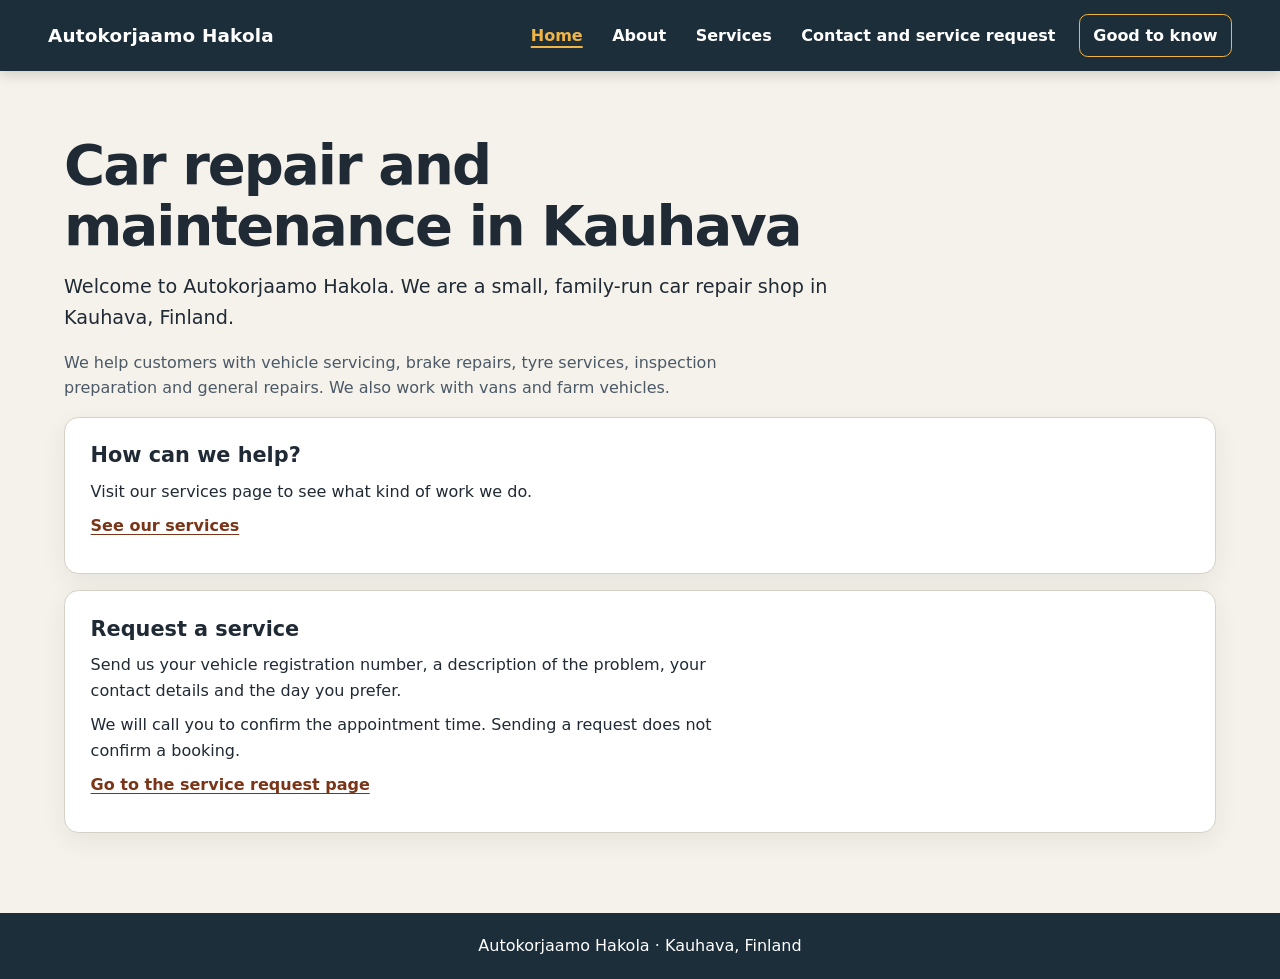
<file: index.html>
<!DOCTYPE html>
<html lang="en">
<head>
    <meta charset="UTF-8">
    <meta name="viewport" content="width=device-width, initial-scale=1.0">
    <link rel="stylesheet" href="style.css">
    <script src="script.js" defer></script>
    <title>Autokorjaamo Hakola | Home</title>
</head>
<body>
    <header>
        <p><strong>Autokorjaamo Hakola</strong></p>
        <nav aria-label="Main navigation">
            <ul>
                <li><a href="index.html" aria-current="page">Home</a></li>
                <li><a href="about.html">About</a></li>
                <li><a href="listing.html">Services</a></li>
                <li><a href="contact.html">Contact and service request</a></li>
            </ul>
            <div class="info-controls">
                <button class="info-button" id="info-button" type="button" popovertarget="info-menu">
                    Good to know
                </button>
                <div class="info-menu" id="info-menu" popover>
                    <p><strong>Useful information</strong></p>
                    <ul>
                        <li><a href="listing.html">See our services</a></li>
                        <li><a href="contact.html#service-request-form">Make a service request</a></li>
                        <li><a href="about.html">About the workshop</a></li>
                    </ul>
                </div>
            </div>
        </nav>
    </header>

    <main>
        <h1>Car repair and maintenance in Kauhava</h1>
        <p>Welcome to Autokorjaamo Hakola. We are a small, family-run car repair shop in Kauhava, Finland.</p>
        <p>We help customers with vehicle servicing, brake repairs, tyre services, inspection preparation and general repairs. We also work with vans and farm vehicles.</p>

        <section>
            <h2>How can we help?</h2>
            <p>Visit our services page to see what kind of work we do.</p>
            <p><a href="listing.html">See our services</a></p>
        </section>

        <section>
            <h2>Request a service</h2>
            <p>Send us your vehicle registration number, a description of the problem, your contact details and the day you prefer.</p>
            <p>We will call you to confirm the appointment time. Sending a request does not confirm a booking.</p>
            <p><a href="contact.html">Go to the service request page</a></p>
        </section>
    </main>

    <footer>
        <p>Autokorjaamo Hakola · Kauhava, Finland</p>
    </footer>
</body>
</html>
</file>
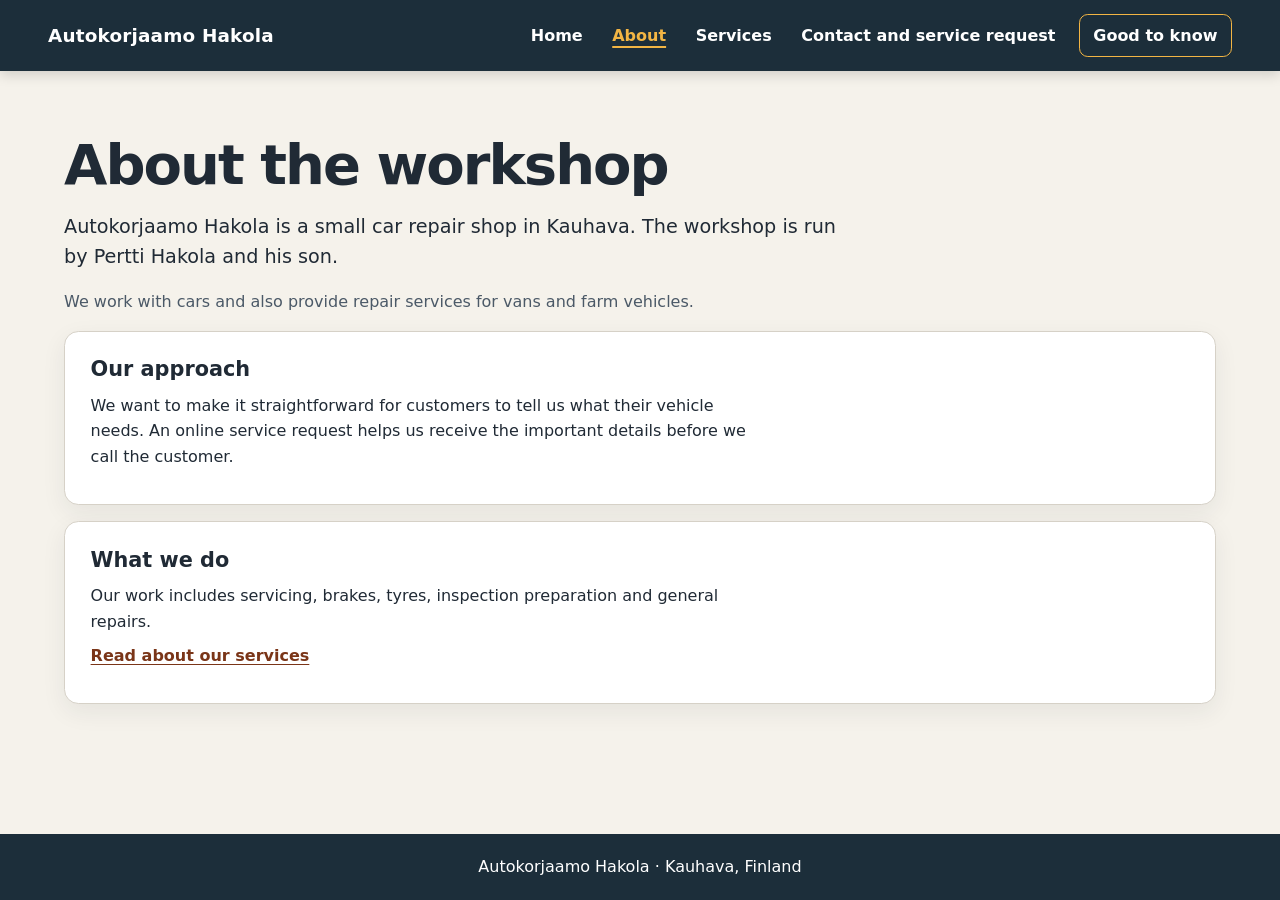
<file: about.html>
<!DOCTYPE html>
<html lang="en">
<head>
    <meta charset="UTF-8">
    <meta name="viewport" content="width=device-width, initial-scale=1.0">
    <link rel="stylesheet" href="style.css">
    <script src="script.js" defer></script>
    <title>Autokorjaamo Hakola | About</title>
</head>
<body>
    <header>
        <p><strong>Autokorjaamo Hakola</strong></p>
        <nav aria-label="Main navigation">
            <ul>
                <li><a href="index.html">Home</a></li>
                <li><a href="about.html" aria-current="page">About</a></li>
                <li><a href="listing.html">Services</a></li>
                <li><a href="contact.html">Contact and service request</a></li>
            </ul>
            <div class="info-controls">
                <button class="info-button" id="info-button" type="button" popovertarget="info-menu">
                    Good to know
                </button>
                <div class="info-menu" id="info-menu" popover>
                    <p><strong>Useful information</strong></p>
                    <ul>
                        <li><a href="listing.html">See our services</a></li>
                        <li><a href="contact.html#service-request-form">Make a service request</a></li>
                        <li><a href="about.html">About the workshop</a></li>
                    </ul>
                </div>
            </div>
        </nav>
    </header>

    <main>
        <h1>About the workshop</h1>
        <p>Autokorjaamo Hakola is a small car repair shop in Kauhava. The workshop is run by Pertti Hakola and his son.</p>
        <p>We work with cars and also provide repair services for vans and farm vehicles.</p>

        <section>
            <h2>Our approach</h2>
            <p>We want to make it straightforward for customers to tell us what their vehicle needs. An online service request helps us receive the important details before we call the customer.</p>
        </section>

        <section>
            <h2>What we do</h2>
            <p>Our work includes servicing, brakes, tyres, inspection preparation and general repairs.</p>
            <p><a href="listing.html">Read about our services</a></p>
        </section>
    </main>

    <footer>
        <p>Autokorjaamo Hakola · Kauhava, Finland</p>
    </footer>
</body>
</html>
</file>
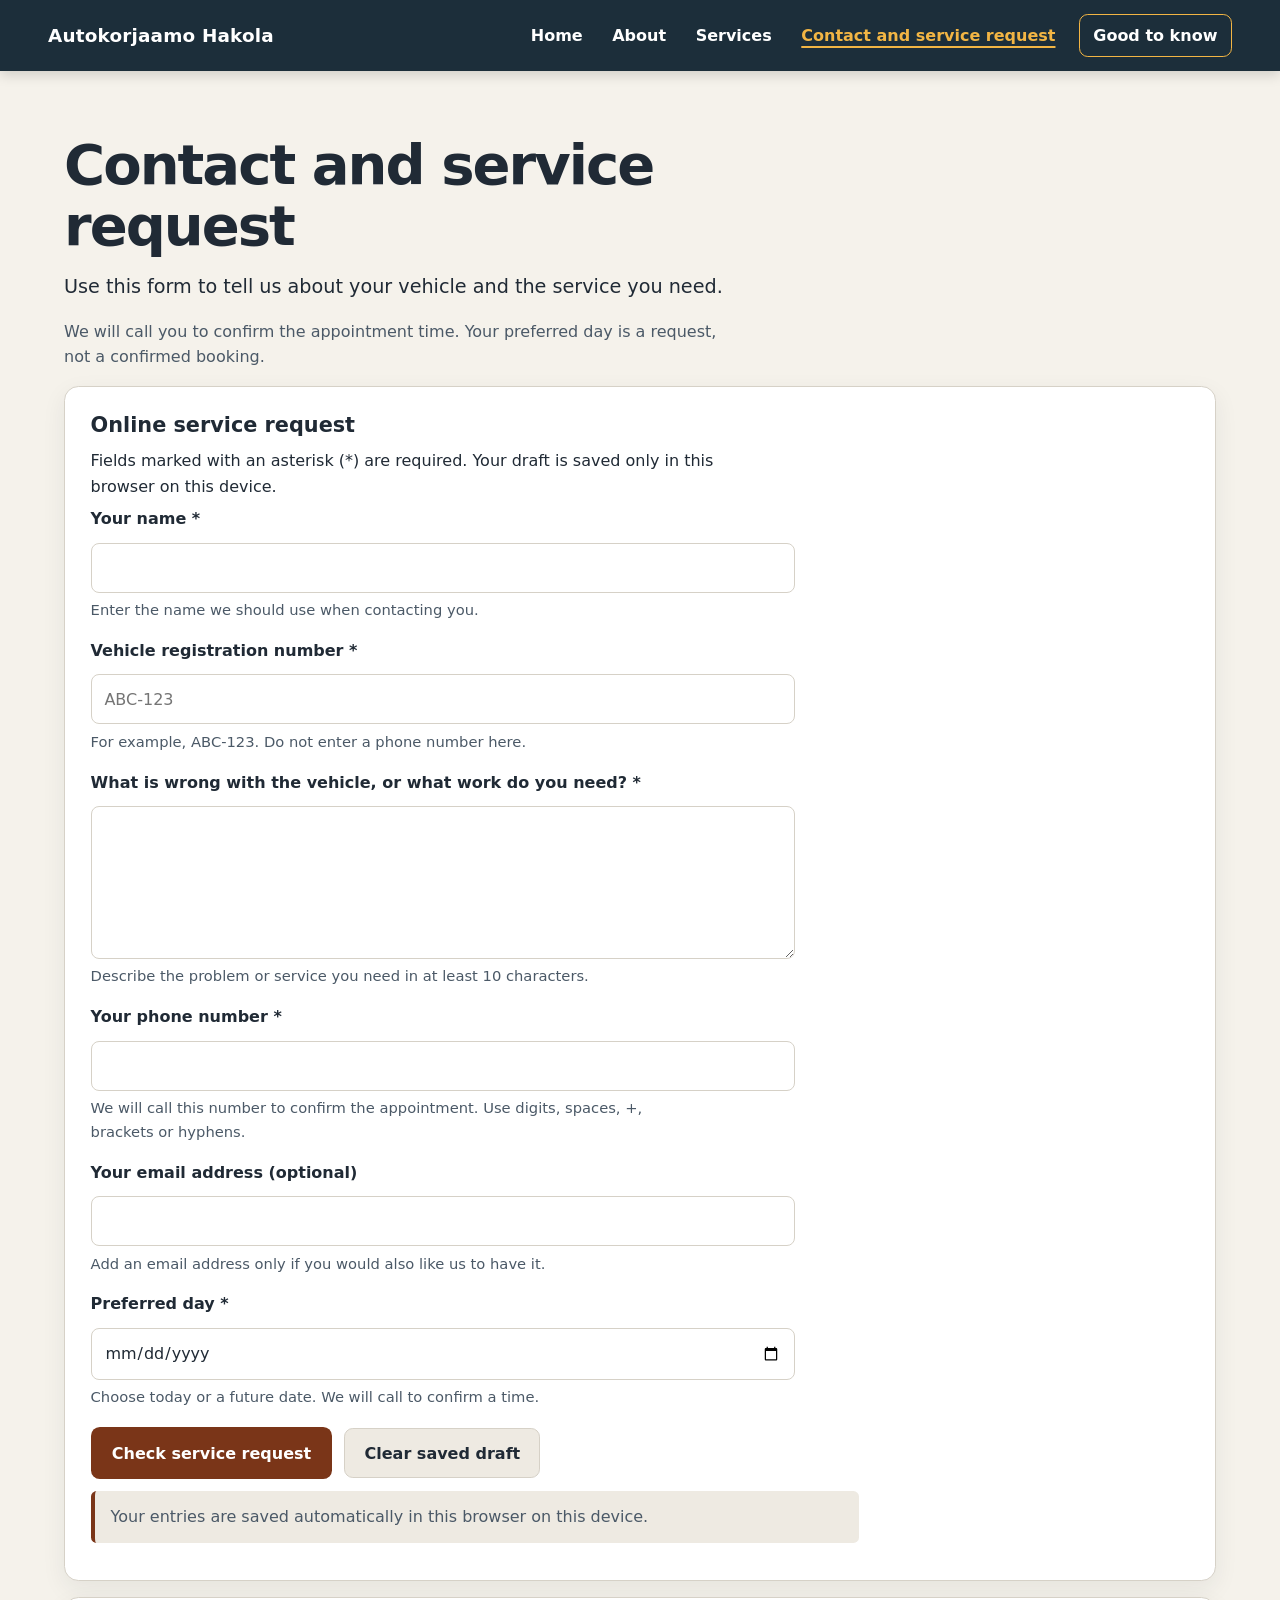
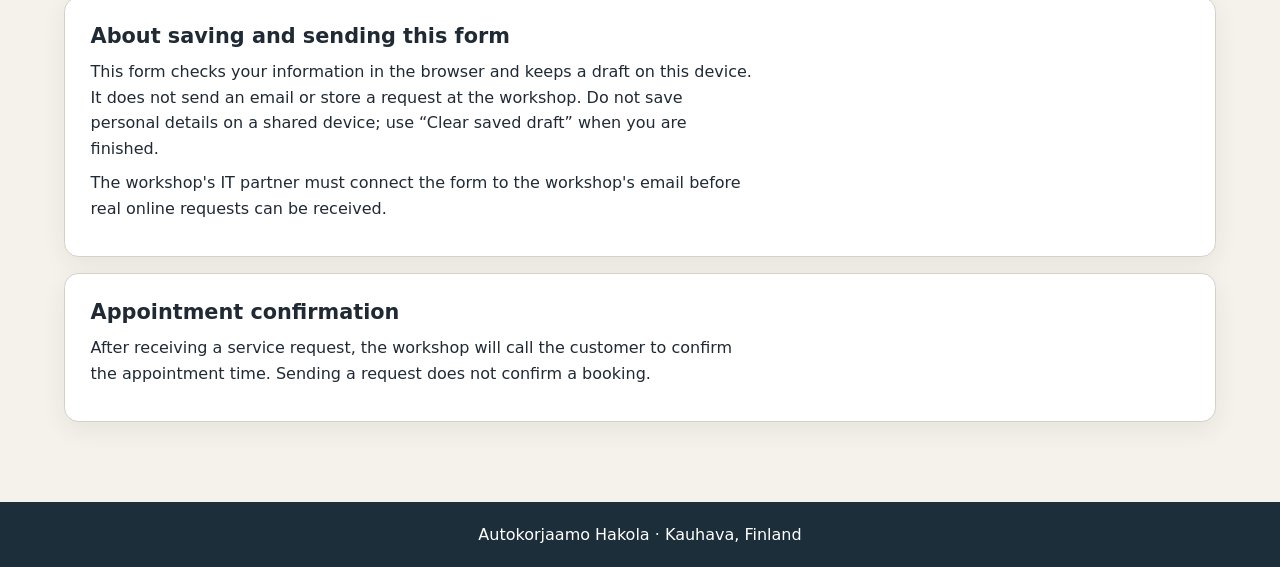
<file: contact.html>
<!DOCTYPE html>
<html lang="en">
<head>
    <meta charset="UTF-8">
    <meta name="viewport" content="width=device-width, initial-scale=1.0">
    <link rel="stylesheet" href="style.css">
    <script src="script.js" defer></script>
    <title>Autokorjaamo Hakola | Contact and service request</title>
</head>
<body>
    <header>
        <p><strong>Autokorjaamo Hakola</strong></p>
        <nav aria-label="Main navigation">
            <ul>
                <li><a href="index.html">Home</a></li>
                <li><a href="about.html">About</a></li>
                <li><a href="listing.html">Services</a></li>
                <li><a href="contact.html" aria-current="page">Contact and service request</a></li>
            </ul>
            <div class="info-controls">
                <button class="info-button" id="info-button" type="button" popovertarget="info-menu">
                    Good to know
                </button>
                <div class="info-menu" id="info-menu" popover>
                    <p><strong>Useful information</strong></p>
                    <ul>
                        <li><a href="listing.html">See our services</a></li>
                        <li><a href="contact.html#service-request-form">Make a service request</a></li>
                        <li><a href="about.html">About the workshop</a></li>
                    </ul>
                </div>
            </div>
        </nav>
    </header>

    <main>
        <h1>Contact and service request</h1>
        <p>Use this form to tell us about your vehicle and the service you need.</p>
        <p>We will call you to confirm the appointment time. Your preferred day is a request, not a confirmed booking.</p>

        <section>
            <h2>Online service request</h2>
            <p>Fields marked with an asterisk (*) are required. Your draft is saved only in this browser on this device.</p>
            <form id="service-request-form" novalidate>
                <div class="form-field">
                    <label for="customer-name">Your name *</label>
                    <input type="text" id="customer-name" name="customer-name"
                        autocomplete="name" required
                        aria-describedby="customer-name-hint customer-name-error">
                    <p class="field-hint" id="customer-name-hint">Enter the name we should use when contacting you.</p>
                    <p class="form-error" id="customer-name-error"></p>
                </div>

                <div class="form-field">
                    <label for="registration">Vehicle registration number *</label>
                    <input type="text" id="registration" name="registration"
                        placeholder="ABC-123" pattern="[A-Za-z]{2,3}-?[0-9]{1,3}"
                        minlength="5" maxlength="7" autocomplete="off" required
                        aria-describedby="registration-hint registration-error">
                    <p class="field-hint" id="registration-hint">For example, ABC-123. Do not enter a phone number here.</p>
                    <p class="form-error" id="registration-error"></p>
                </div>

                <div class="form-field">
                    <label for="problem">What is wrong with the vehicle, or what work do you need? *</label>
                    <textarea id="problem" name="problem" rows="5" minlength="10"
                        required aria-describedby="problem-hint problem-error"></textarea>
                    <p class="field-hint" id="problem-hint">Describe the problem or service you need in at least 10 characters.</p>
                    <p class="form-error" id="problem-error"></p>
                </div>

                <div class="form-field">
                    <label for="phone">Your phone number *</label>
                    <input type="tel" id="phone" name="phone" autocomplete="tel"
                        minlength="6" maxlength="20" pattern="[0-9+() -]{6,20}" required
                        aria-describedby="phone-hint phone-error">
                    <p class="field-hint" id="phone-hint">We will call this number to confirm the appointment. Use digits, spaces, +, brackets or hyphens.</p>
                    <p class="form-error" id="phone-error"></p>
                </div>

                <div class="form-field">
                    <label for="email">Your email address (optional)</label>
                    <input type="email" id="email" name="email" autocomplete="email"
                        aria-describedby="email-hint email-error">
                    <p class="field-hint" id="email-hint">Add an email address only if you would also like us to have it.</p>
                    <p class="form-error" id="email-error"></p>
                </div>

                <div class="form-field">
                    <label for="preferred-day">Preferred day *</label>
                    <input type="date" id="preferred-day" name="preferred-day" required
                        aria-describedby="preferred-day-hint preferred-day-error">
                    <p class="field-hint" id="preferred-day-hint">Choose today or a future date. We will call to confirm a time.</p>
                    <p class="form-error" id="preferred-day-error"></p>
                </div>

                <div class="form-actions">
                    <button type="submit">Check service request</button>
                    <button class="button-secondary" id="clear-draft" type="button">Clear saved draft</button>
                </div>
            </form>
            <p class="draft-status" id="draft-status" role="status" aria-live="polite"></p>
            <p id="form-status" class="form-status" role="status" aria-live="polite"></p>
        </section>

        <section>
            <h2>About saving and sending this form</h2>
            <p>This form checks your information in the browser and keeps a draft on this device. It does not send an email or store a request at the workshop. Do not save personal details on a shared device; use “Clear saved draft” when you are finished.</p>
            <p>The workshop's IT partner must connect the form to the workshop's email before real online requests can be received.</p>
        </section>

        <section>
            <h2>Appointment confirmation</h2>
            <p>After receiving a service request, the workshop will call the customer to confirm the appointment time. Sending a request does not confirm a booking.</p>
        </section>
    </main>

    <footer>
        <p>Autokorjaamo Hakola · Kauhava, Finland</p>
    </footer>
</body>
</html>
</file>
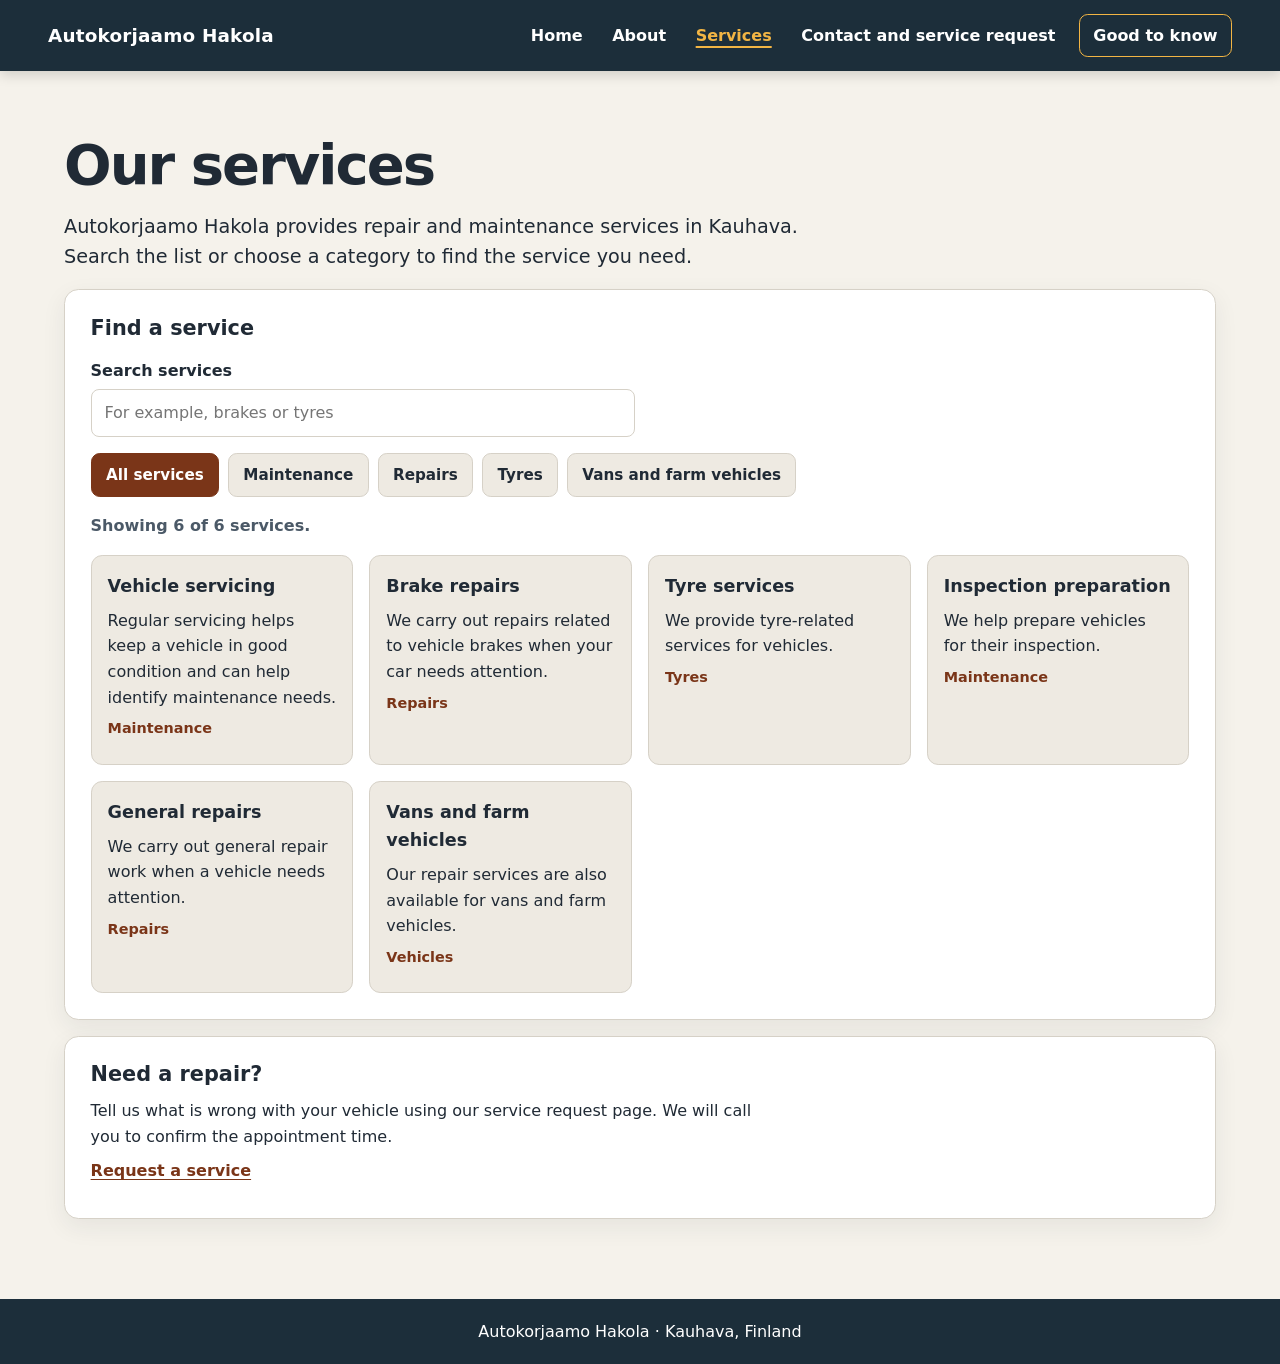
<file: listing.html>
<!DOCTYPE html>
<html lang="en">
<head>
    <meta charset="UTF-8">
    <meta name="viewport" content="width=device-width, initial-scale=1.0">
    <link rel="stylesheet" href="style.css">
    <script src="script.js" defer></script>
    <title>Autokorjaamo Hakola | Services</title>
</head>
<body>
    <header>
        <p><strong>Autokorjaamo Hakola</strong></p>
        <nav aria-label="Main navigation">
            <ul>
                <li><a href="index.html">Home</a></li>
                <li><a href="about.html">About</a></li>
                <li><a href="listing.html" aria-current="page">Services</a></li>
                <li><a href="contact.html">Contact and service request</a></li>
            </ul>
            <div class="info-controls">
                <button class="info-button" id="info-button" type="button" popovertarget="info-menu">
                    Good to know
                </button>
                <div class="info-menu" id="info-menu" popover>
                    <p><strong>Useful information</strong></p>
                    <ul>
                        <li><a href="listing.html">See our services</a></li>
                        <li><a href="contact.html#service-request-form">Make a service request</a></li>
                        <li><a href="about.html">About the workshop</a></li>
                    </ul>
                </div>
            </div>
        </nav>
    </header>

    <main>
        <h1>Our services</h1>
        <p>Autokorjaamo Hakola provides repair and maintenance services in Kauhava. Search the list or choose a category to find the service you need.</p>

        <section class="listing-section" aria-labelledby="services-heading">
            <h2 id="services-heading">Find a service</h2>

            <div class="listing-tools">
                <div class="search-field">
                    <label for="service-search">Search services</label>
                    <input type="search" id="service-search" name="service-search"
                        placeholder="For example, brakes or tyres" autocomplete="off">
                </div>

                <div class="filter-group" id="service-filters" aria-label="Filter services by category">
                    <button type="button" data-filter="all" aria-pressed="true">All services</button>
                    <button type="button" data-filter="maintenance" aria-pressed="false">Maintenance</button>
                    <button type="button" data-filter="repairs" aria-pressed="false">Repairs</button>
                    <button type="button" data-filter="tyres" aria-pressed="false">Tyres</button>
                    <button type="button" data-filter="vehicles" aria-pressed="false">Vans and farm vehicles</button>
                </div>
            </div>

            <p class="listing-status" id="service-status" role="status" aria-live="polite"></p>

            <div class="service-list" id="service-list">
                <article class="service-card" data-category="maintenance">
                    <h3>Vehicle servicing</h3>
                    <p>Regular servicing helps keep a vehicle in good condition and can help identify maintenance needs.</p>
                    <p class="service-category">Maintenance</p>
                </article>

                <article class="service-card" data-category="repairs">
                    <h3>Brake repairs</h3>
                    <p>We carry out repairs related to vehicle brakes when your car needs attention.</p>
                    <p class="service-category">Repairs</p>
                </article>

                <article class="service-card" data-category="tyres">
                    <h3>Tyre services</h3>
                    <p>We provide tyre-related services for vehicles.</p>
                    <p class="service-category">Tyres</p>
                </article>

                <article class="service-card" data-category="maintenance">
                    <h3>Inspection preparation</h3>
                    <p>We help prepare vehicles for their inspection.</p>
                    <p class="service-category">Maintenance</p>
                </article>

                <article class="service-card" data-category="repairs">
                    <h3>General repairs</h3>
                    <p>We carry out general repair work when a vehicle needs attention.</p>
                    <p class="service-category">Repairs</p>
                </article>

                <article class="service-card" data-category="vehicles">
                    <h3>Vans and farm vehicles</h3>
                    <p>Our repair services are also available for vans and farm vehicles.</p>
                    <p class="service-category">Vehicles</p>
                </article>
            </div>
        </section>

        <section>
            <h2>Need a repair?</h2>
            <p>Tell us what is wrong with your vehicle using our service request page. We will call you to confirm the appointment time.</p>
            <p><a href="contact.html">Request a service</a></p>
        </section>
    </main>

    <footer>
        <p>Autokorjaamo Hakola · Kauhava, Finland</p>
    </footer>
</body>
</html>
</file>
<file: style.css>
/* Autokorjaamo Hakola - shared E2 stylesheet
   Mobile-first layout using the CSS topics from Lectures 3 and 4. */

:root {
    color-scheme: light;

    /* Colour tokens */
    --page-bg: #F5F2EB;
    --surface: #FFFFFF;
    --surface-muted: #EEEAE2;
    --text: #202A35;
    --text-muted: #4B5967;
    --brand: #7A3518;
    --border: #D6D1C7;
    --nav-bg: #1C2E3A;
    --nav-text: #FFFFFF;
    --nav-accent: #F2B544;
    --button-text: #FFFFFF;
    --field-bg: #FFFFFF;
    --focus: #145A72;
    --nav-focus: #F2B544;
    --shadow: 0 0.5rem 1.5rem rgb(32 42 53 / 7%);

    /* Type and spacing tokens */
    --font-body: system-ui, -apple-system, BlinkMacSystemFont, "Segoe UI", sans-serif;
    --space-1: 0.5rem;
    --space-2: 1rem;
    --space-3: 1.5rem;
    --content-width: 72rem;
}

@media (prefers-color-scheme: dark) {
    :root {
        color-scheme: dark;

        --page-bg: #111A22;
        --surface: #1A2732;
        --surface-muted: #243541;
        --text: #F4F1EA;
        --text-muted: #BBC6CE;
        --brand: #F1A35B;
        --border: #52616D;
        --nav-bg: #0B141B;
        --nav-text: #F4F1EA;
        --nav-accent: #F1A35B;
        --button-text: #17212B;
        --field-bg: #14212C;
        --focus: #F2B544;
        --nav-focus: #F2B544;
        --shadow: none;
    }
}

/* Predictable box sizing and fluid defaults */
*,
*::before,
*::after {
    box-sizing: border-box;
}

html {
    min-width: 0;
    scroll-padding-top: 6rem;
}

body {
    min-width: 0;
    min-height: 100dvh;
    margin: 0;
    display: grid;
    grid-template-rows: auto 1fr auto;
    background: var(--page-bg);
    color: var(--text);
    font-family: var(--font-body);
    font-size: 1rem;
    line-height: 1.6;
    overflow-wrap: break-word;
}

img {
    max-width: 100%;
    height: auto;
}

/* Shared header and flexible navigation */
header {
    position: sticky;
    top: 0;
    z-index: 10;
    display: flex;
    flex-direction: column;
    align-items: flex-start;
    gap: var(--space-1);
    padding: 0.85rem clamp(1rem, 4vw, 3rem);
    background: var(--nav-bg);
    color: var(--nav-text);
    box-shadow: 0 0.25rem 0.75rem rgb(0 0 0 / 15%);
}

header > p {
    margin: 0;
    font-size: 1.15rem;
    font-weight: 750;
    letter-spacing: 0.01em;
}

header nav {
    min-width: 0;
    max-width: 100%;
}

header nav ul {
    display: flex;
    flex-wrap: wrap;
    gap: 0.25rem 0.45rem;
    margin: 0;
    padding: 0;
    list-style: none;
}

header nav a {
    display: inline-flex;
    min-height: 2.75rem;
    align-items: center;
    padding: 0.55rem 0.7rem;
    border-radius: 0.45rem;
    color: var(--nav-text);
    font-weight: 600;
    text-decoration: none;
    transition: background-color 0.15s ease, color 0.15s ease;
}

header nav a[aria-current="page"] {
    color: var(--nav-accent);
    text-decoration: underline;
    text-decoration-thickness: 0.14em;
    text-underline-offset: 0.3em;
}

@media (hover: hover) {
    header nav a:hover {
        background: rgb(255 255 255 / 13%);
    }

    button:hover {
        filter: brightness(0.94);
    }

    main a:hover {
        text-decoration-thickness: 0.14em;
    }
}

/* Main content */
main {
    width: min(var(--content-width), calc(100% - 2rem));
    min-width: 0;
    margin-inline: auto;
    padding-block: clamp(2rem, 5vw, 4rem);
}

main > h1 {
    max-width: 20ch;
    margin: 0 0 1rem;
    font-size: clamp(2rem, 6vw, 3.5rem);
    line-height: 1.08;
    letter-spacing: -0.035em;
}

main > p {
    max-width: 65ch;
    margin: 0 0 1rem;
    color: var(--text-muted);
}

main > h1 + p {
    color: var(--text);
    font-size: clamp(1.05rem, 2vw, 1.2rem);
}

main > section {
    min-width: 0;
    margin-block: 1rem;
    padding: clamp(1.1rem, 2.5vw, 1.6rem);
    border: 1px solid var(--border);
    border-radius: 0.9rem;
    background: var(--surface);
    box-shadow: var(--shadow);
}

main > section h2 {
    margin: 0 0 0.6rem;
    font-size: 1.3rem;
    line-height: 1.25;
}

main > section p {
    max-width: 65ch;
    margin-block: 0.55rem;
}

a {
    color: var(--brand);
    text-decoration-thickness: 0.08em;
    text-underline-offset: 0.18em;
}

main a {
    font-weight: 650;
}

button {
    min-height: 2.75rem;
    padding: 0.7rem 1.2rem;
    border: 2px solid transparent;
    border-radius: 0.55rem;
    background: var(--brand);
    color: var(--button-text);
    font: inherit;
    font-weight: 700;
    cursor: pointer;
    transition: filter 0.15s ease;
}

button:active {
    filter: brightness(0.88);
}

/* Service request form */
#service-request-form {
    display: grid;
    gap: 1rem;
    max-width: 44rem;
}

#service-request-form > p {
    min-width: 0;
    margin: 0;
}

#service-request-form br {
    display: none;
}

#service-request-form label {
    display: block;
    margin-bottom: 0.4rem;
    font-weight: 650;
    line-height: 1.4;
}

#service-request-form input,
#service-request-form textarea {
    display: block;
    width: 100%;
    max-width: 100%;
    min-height: 2.8rem;
    padding: 0.7rem 0.8rem;
    border: 1px solid var(--border);
    border-radius: 0.5rem;
    background: var(--field-bg);
    color: var(--text);
    font: inherit;
}

#service-request-form textarea {
    min-height: 9rem;
    resize: vertical;
}

#service-request-form button {
    width: fit-content;
    max-width: 100%;
}

#form-status {
    max-width: 44rem;
    line-height: 1.55;
}

#form-status:not(:empty) {
    padding: 1rem;
    border-left: 0.3rem solid var(--brand);
    border-radius: 0.4rem;
    background: var(--surface-muted);
}

/* Visible keyboard focus. The header uses a focus colour that contrasts
   with its dark background; other controls use the page focus colour. */
:where(a, button, input, textarea):focus-visible {
    outline: 3px solid var(--focus);
    outline-offset: 3px;
}

header nav a:focus-visible {
    outline-color: var(--nav-focus);
}

/* Footer stays at the bottom on short pages */
footer {
    padding: 1.25rem 1rem;
    background: var(--nav-bg);
    color: var(--nav-text);
    text-align: center;
}

footer p {
    margin: 0;
}

/* The services page has four or more sections: let cards fill available
   space and wrap naturally instead of fixing a number of columns. */
@media (min-width: 48rem) {
    header {
        flex-direction: row;
        align-items: center;
        justify-content: space-between;
        gap: 1.5rem;
    }

    header nav ul {
        justify-content: flex-end;
    }

    main:has(> section:nth-of-type(4)) {
        display: grid;
        grid-template-columns: repeat(auto-fit, minmax(min(100%, 17rem), 1fr));
        align-content: start;
        gap: 1rem;
    }

    main:has(> section:nth-of-type(4)) > h1,
    main:has(> section:nth-of-type(4)) > p:first-of-type {
        grid-column: 1 / -1;
    }

    main:has(> section:nth-of-type(4)) > section {
        margin: 0;
    }

    main:has(> section:nth-of-type(4)) > section:last-of-type {
        grid-column: 1 / -1;
    }
}

/* Stronger edges for users who request more contrast */
@media (prefers-contrast: more) {
    main > section,
    #service-request-form input,
    #service-request-form textarea {
        border-width: 2px;
    }

    a {
        text-decoration-thickness: 0.14em;
    }
}

/* Respect the operating system's reduced-motion preference */
@media (prefers-reduced-motion: reduce) {
    *,
    *::before,
    *::after {
        scroll-behavior: auto;
        animation: none;
        transition: none;
    }
}

/* A paper-friendly version for printed service details */
@media print {
    :root {
        color-scheme: light;
        --page-bg: #FFFFFF;
        --surface: #FFFFFF;
        --surface-muted: #FFFFFF;
        --text: #000000;
        --text-muted: #222222;
        --brand: #000000;
        --border: #777777;
        --shadow: none;
    }

    header,
    footer,
    button,
    #service-request-form {
        display: none;
    }

    body {
        display: block;
        background: #FFFFFF;
        color: #000000;
    }

    main {
        width: 100%;
        padding: 0;
    }

    main > section {
        break-inside: avoid;
        box-shadow: none;
    }

    a[href]::after {
        content: " (" attr(href) ")";
        font-size: 0.85em;
        font-weight: 400;
    }
}


/* E3: accessible service listing controls and result cards */
.listing-section {
    min-width: 0;
}

.listing-tools {
    display: grid;
    gap: 1rem;
    margin-block: 1rem;
}

.search-field {
    display: grid;
    gap: 0.35rem;
    max-width: 34rem;
}

.search-field label,
.form-field label {
    font-weight: 700;
}

.search-field input {
    width: 100%;
    min-height: 2.8rem;
    padding: 0.65rem 0.8rem;
    border: 1px solid var(--border);
    border-radius: 0.5rem;
    background: var(--field-bg);
    color: var(--text);
    font: inherit;
}

.filter-group {
    display: flex;
    flex-wrap: wrap;
    gap: 0.55rem;
}

.filter-group button {
    min-height: 2.6rem;
    padding: 0.55rem 0.9rem;
    border: 1px solid var(--border);
    background: var(--surface-muted);
    color: var(--text);
    font-size: 0.95rem;
}

.filter-group button[aria-pressed="true"] {
    border-color: var(--brand);
    background: var(--brand);
    color: var(--button-text);
}

.listing-status {
    min-height: 1.6em;
    margin-block: 1rem;
    color: var(--text-muted);
    font-weight: 650;
}

.service-list {
    display: grid;
    grid-template-columns: repeat(auto-fit, minmax(min(100%, 16rem), 1fr));
    gap: 1rem;
}

.service-card {
    min-width: 0;
    padding: 1rem;
    border: 1px solid var(--border);
    border-radius: 0.7rem;
    background: var(--surface-muted);
}

.service-card h3 {
    margin: 0 0 0.5rem;
    font-size: 1.1rem;
}

.service-card p {
    margin-block: 0.45rem;
}

.service-card .service-category {
    color: var(--brand);
    font-size: 0.9rem;
    font-weight: 700;
}

.service-card[hidden] {
    display: none;
}

/* E3: contact form hints, linked errors and draft controls */
#service-request-form {
    display: grid;
    gap: 1.15rem;
}

.form-field {
    display: grid;
    min-width: 0;
    gap: 0.35rem;
}

.form-field input,
.form-field textarea {
    display: block;
    width: 100%;
    max-width: 100%;
    min-height: 2.8rem;
    padding: 0.7rem 0.8rem;
    border: 1px solid var(--border);
    border-radius: 0.5rem;
    background: var(--field-bg);
    color: var(--text);
    font: inherit;
}

.form-field textarea {
    min-height: 9rem;
    resize: vertical;
}

.field-hint {
    margin: 0;
    color: var(--text-muted);
    font-size: 0.92rem;
}

.form-error {
    margin: 0;
    color: var(--error);
    font-weight: 700;
}

.form-error:empty {
    display: none;
}

#service-request-form [aria-invalid="true"] {
    border: 2px solid var(--error);
    border-left-width: 0.5rem;
}

.form-actions {
    display: flex;
    flex-wrap: wrap;
    align-items: center;
    gap: 0.75rem;
}

.button-secondary {
    border: 1px solid var(--border);
    background: var(--surface-muted);
    color: var(--text);
}

.draft-status,
.form-status {
    max-width: 48rem;
    margin-block: 0.7rem;
    color: var(--text-muted);
}

.form-status:not(:empty),
.draft-status:not(:empty) {
    padding: 0.85rem 1rem;
    border-left: 0.3rem solid var(--brand);
    border-radius: 0.35rem;
    background: var(--surface-muted);
}

/* E3: native popover. Do not assign display to the popover itself:
   the browser controls display while it is closed or open. */
header nav {
    display: flex;
    flex-wrap: wrap;
    align-items: center;
    gap: 0.5rem 0.75rem;
    width: 100%;
}

.info-controls {
    position: relative;
}

.info-button {
    min-height: 2.7rem;
    padding: 0.5rem 0.85rem;
    border: 1px solid var(--nav-accent);
    background: transparent;
    color: var(--nav-text);
}

.info-menu {
    width: min(21rem, calc(100vw - 2rem));
    max-width: calc(100vw - 2rem);
    padding: 1rem 1.15rem;
    border: 1px solid var(--border);
    border-radius: 0.7rem;
    background: var(--surface);
    color: var(--text);
    box-shadow: var(--shadow);
}

.info-menu > p {
    margin: 0 0 0.55rem;
}

.info-menu ul {
    display: grid;
    gap: 0.35rem;
    margin: 0;
    padding: 0;
    list-style: none;
}

.info-menu a {
    display: block;
    min-height: 2.5rem;
    padding: 0.45rem 0;
    color: var(--brand);
    font-weight: 650;
}

.info-button:focus-visible {
    outline-color: var(--nav-focus);
}

/* Modern browsers place the popover directly below its trigger. A fixed
   fallback keeps it usable in browsers without CSS anchor positioning. */
.info-button {
    anchor-name: --info-trigger;
}

@supports (top: anchor(bottom)) {
    .info-menu {
        position: absolute;
        position-anchor: --info-trigger;
        inset: auto;
        top: anchor(bottom);
        right: anchor(right);
        margin-block-start: 0.5rem;
    }
}

@supports not (top: anchor(bottom)) {
    .info-menu {
        position: fixed;
        inset: 5.5rem 1rem auto auto;
        margin: 0;
    }
}

/* The status and error text remain distinguishable in both colour schemes. */
:root {
    --error: #9B2C20;
}

@media (prefers-color-scheme: dark) {
    :root {
        --error: #FF9B91;
    }
}

@media (min-width: 48rem) {
    header nav {
        width: auto;
    }
}

@media (max-width: 34rem) {
    .form-actions {
        align-items: stretch;
        flex-direction: column;
    }

    .form-actions button {
        width: 100%;
    }
}
</file>
